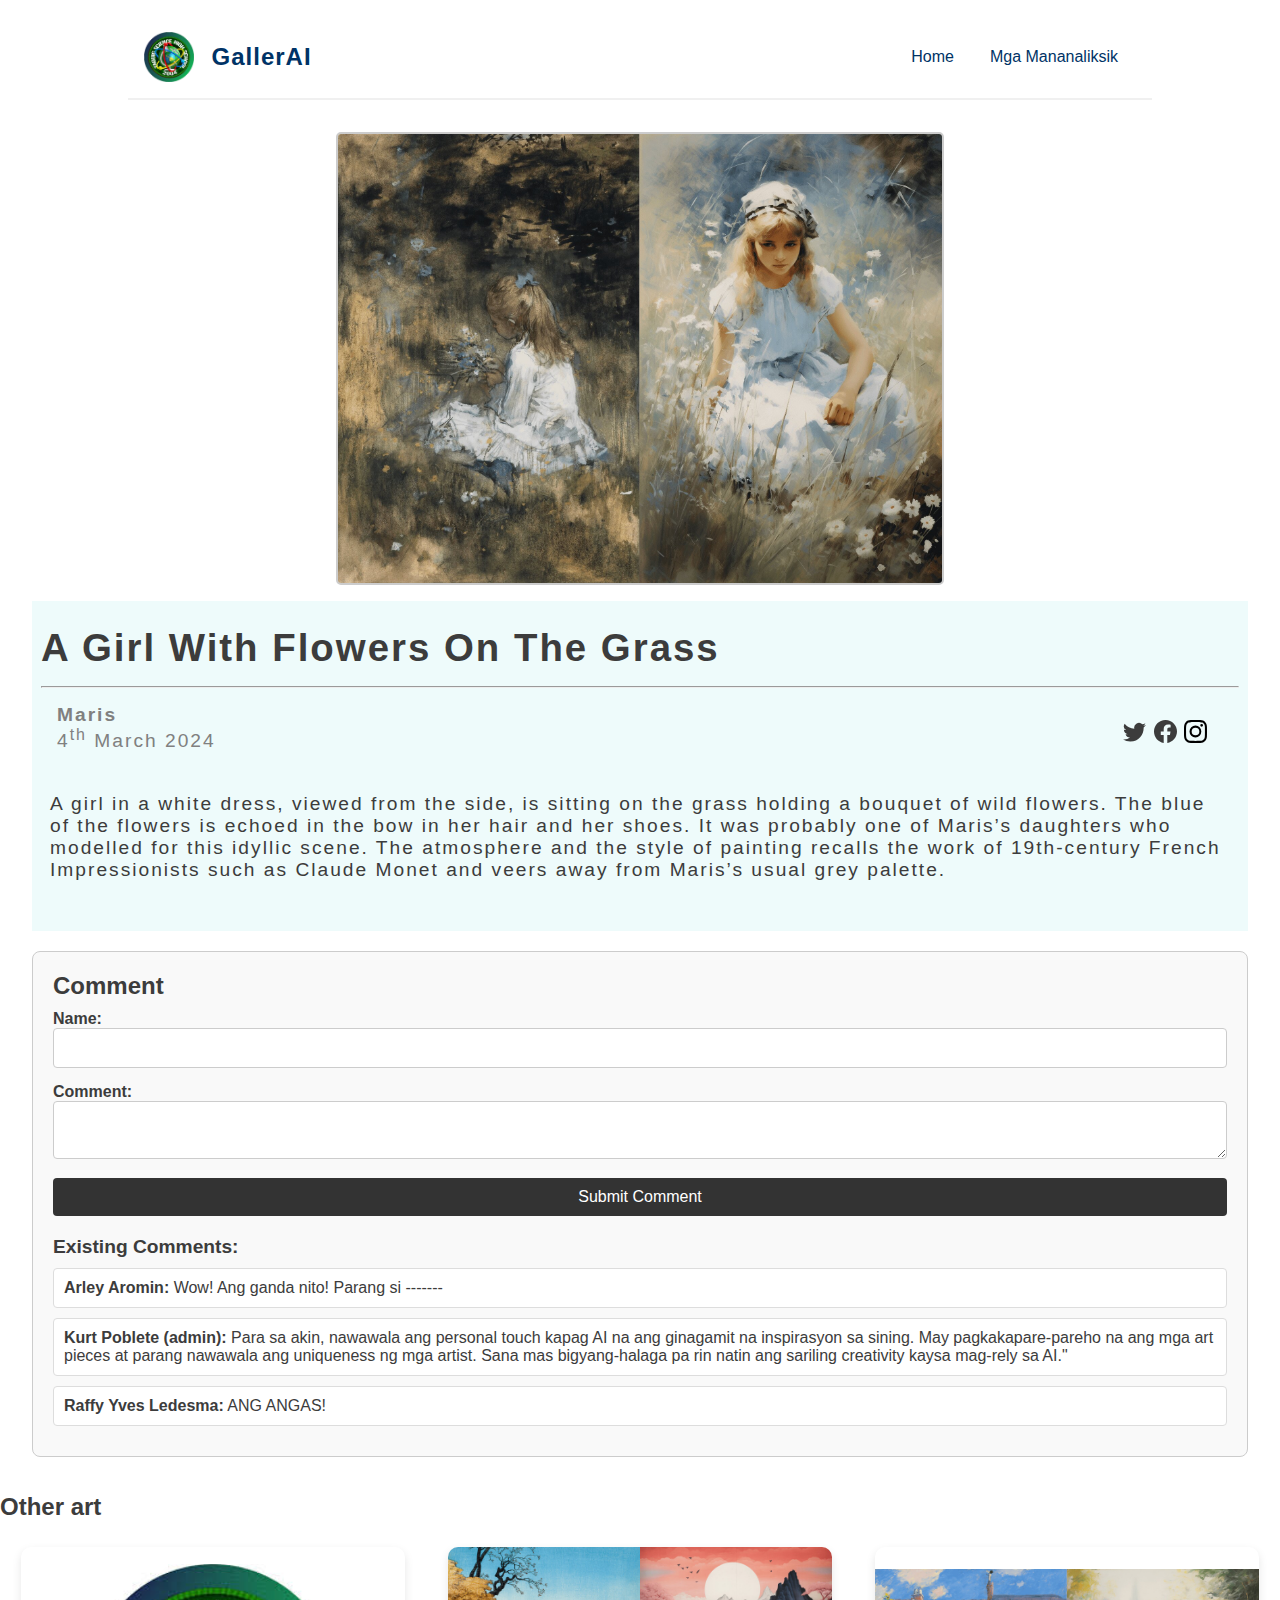
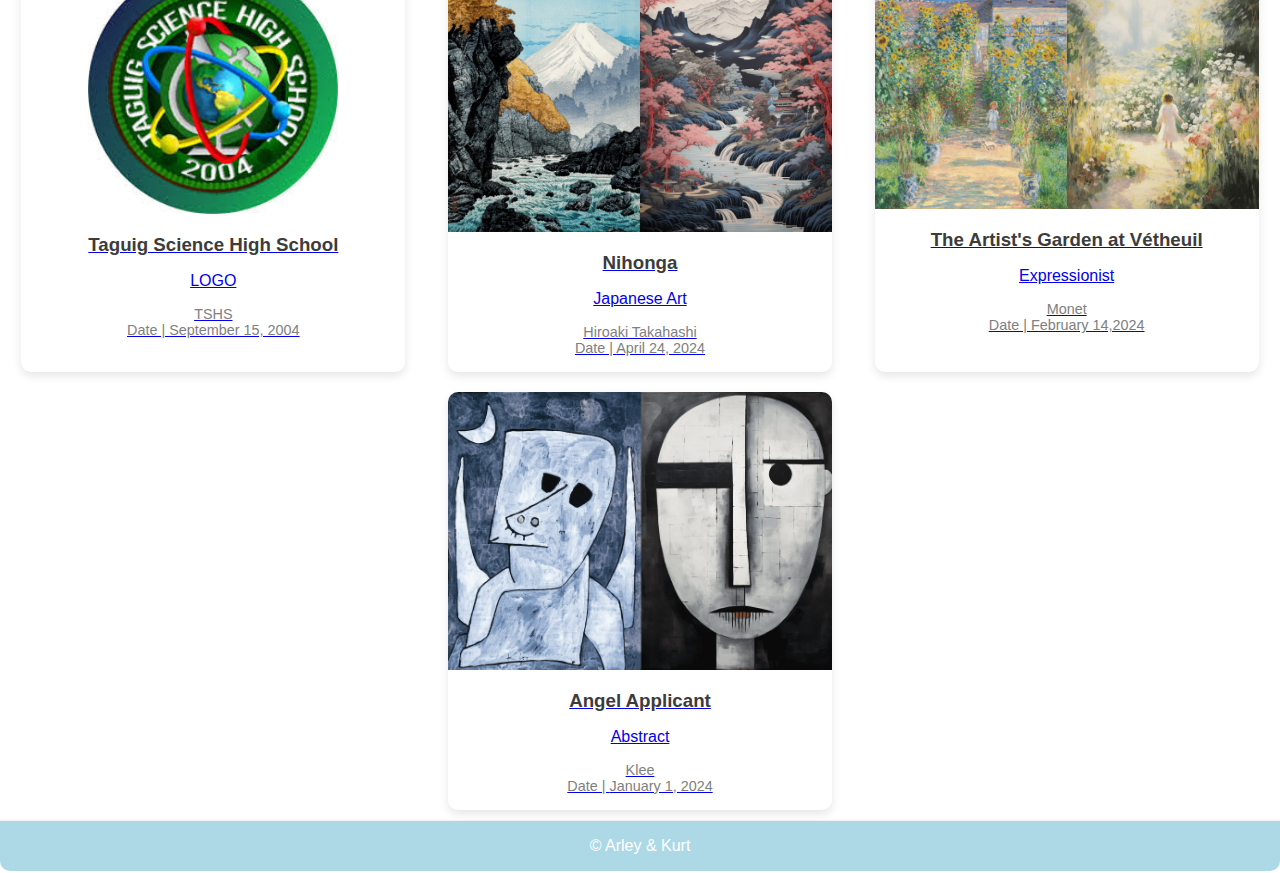
<file: enums/blogpost.html>
<!DOCTYPE html>
<html lang="en">

<head>
    <meta charset="UTF-8">
    <meta http-equiv="X-UA-Compatible" content="IE=edge">
    <meta name="viewport" content="width=device-width, initial-scale=1.0">
    <title>GallerAI</title>
    <link rel="stylesheet" href="../css/style.css">
    <link rel="stylesheet" href="../css/utils.css">
<link rel="stylesheet" href="../css/comment-section.css">
    <link rel="stylesheet" href="../css/blogpost.css">
</head>

<body>
    <header class="m-1">
        <nav class="navigation max-width-1 margin-auto">
            <div class="navLeft">
                <img src="../img/tagsci.png" alt="Logo" class="logo">
                <span class="logo-text">GallerAI</span>
            </div>

            <div class="navCenter">
                <ul class="nav-items">
                    <li class="nav-item"><a href="../index.html">Home</a></li>
                    <li class="nav-item"><a href="members.html">Mga Mananaliksik</a></li>
                </ul>
            </div>
        </nav>
    </header>

    <main>

        <div class="blog  max-width-95 margin-auto">
            <div class="blogImage text-center m-1">
                <img src="../img/aivsreal 3.jpg " alt="">

            </div>
            <div class="blogTextAll p-1">

                <div class="blogHead m-1 text-center">
                    <h1 class="m-1">A Girl with Flowers on the Grass</h1>
                    <hr>
                </div>
                <div class="blogPostMeta ">
                    <div class="authorName text-muted">
                        <b>Maris</b>
                        <br>
                        4<sup>th</sup> March 2024
                    </div>
                    <div class="shareBtn">
                        <svg xmlns="http://www.w3.org/2000/svg" width="23" height="23" fill="currentColor"
                            class="bi bi-twitter" viewBox="0 0 16 16">
                            <path
                                d="M5.026 15c6.038 0 9.341-5.003 9.341-9.334 0-.14 0-.282-.006-.422A6.685 6.685 0 0 0 16 3.542a6.658 6.658 0 0 1-1.889.518 3.301 3.301 0 0 0 1.447-1.817 6.533 6.533 0 0 1-2.087.793A3.286 3.286 0 0 0 7.875 6.03a9.325 9.325 0 0 1-6.767-3.429 3.289 3.289 0 0 0 1.018 4.382A3.323 3.323 0 0 1 .64 6.575v.045a3.288 3.288 0 0 0 2.632 3.218 3.203 3.203 0 0 1-.865.115 3.23 3.23 0 0 1-.614-.057 3.283 3.283 0 0 0 3.067 2.277A6.588 6.588 0 0 1 .78 13.58a6.32 6.32 0 0 1-.78-.045A9.344 9.344 0 0 0 5.026 15z" />
                        </svg>
                        <svg xmlns="http://www.w3.org/2000/svg" width="23" height="23" fill="currentColor"
                            class="bi bi-facebook" viewBox="0 0 16 16">
                            <path
                                d="M16 8.049c0-4.446-3.582-8.05-8-8.05C3.58 0-.002 3.603-.002 8.05c0 4.017 2.926 7.347 6.75 7.951v-5.625h-2.03V8.05H6.75V6.275c0-2.017 1.195-3.131 3.022-3.131.876 0 1.791.157 1.791.157v1.98h-1.009c-.993 0-1.303.621-1.303 1.258v1.51h2.218l-.354 2.326H9.25V16c3.824-.604 6.75-3.934 6.75-7.951z" />
                        </svg>
                        <svg xmlns="http://www.w3.org/2000/svg" width="23" height="23" fill="black"
                            class="bi bi-instagram" viewBox="0 0 16 16">
                            <path
                                d="M8 0C5.829 0 5.556.01 4.703.048 3.85.088 3.269.222 2.76.42a3.917 3.917 0 0 0-1.417.923A3.927 3.927 0 0 0 .42 2.76C.222 3.268.087 3.85.048 4.7.01 5.555 0 5.827 0 8.001c0 2.172.01 2.444.048 3.297.04.852.174 1.433.372 1.942.205.526.478.972.923 1.417.444.445.89.719 1.416.923.51.198 1.09.333 1.942.372C5.555 15.99 5.827 16 8 16s2.444-.01 3.298-.048c.851-.04 1.434-.174 1.943-.372a3.916 3.916 0 0 0 1.416-.923c.445-.445.718-.891.923-1.417.197-.509.332-1.09.372-1.942C15.99 10.445 16 10.173 16 8s-.01-2.445-.048-3.299c-.04-.851-.175-1.433-.372-1.941a3.926 3.926 0 0 0-.923-1.417A3.911 3.911 0 0 0 13.24.42c-.51-.198-1.092-.333-1.943-.372C10.443.01 10.172 0 7.998 0h.003zm-.717 1.442h.718c2.136 0 2.389.007 3.232.046.78.035 1.204.166 1.486.275.373.145.64.319.92.599.28.28.453.546.598.92.11.281.24.705.275 1.485.039.843.047 1.096.047 3.231s-.008 2.389-.047 3.232c-.035.78-.166 1.203-.275 1.485a2.47 2.47 0 0 1-.599.919c-.28.28-.546.453-.92.598-.28.11-.704.24-1.485.276-.843.038-1.096.047-3.232.047s-2.39-.009-3.233-.047c-.78-.036-1.203-.166-1.485-.276a2.478 2.478 0 0 1-.92-.598 2.48 2.48 0 0 1-.6-.92c-.109-.281-.24-.705-.275-1.485-.038-.843-.046-1.096-.046-3.233 0-2.136.008-2.388.046-3.231.036-.78.166-1.204.276-1.486.145-.373.319-.64.599-.92.28-.28.546-.453.92-.598.282-.11.705-.24 1.485-.276.738-.034 1.024-.044 2.515-.045v.002zm4.988 1.328a.96.96 0 1 0 0 1.92.96.96 0 0 0 0-1.92zm-4.27 1.122a4.109 4.109 0 1 0 0 8.217 4.109 4.109 0 0 0 0-8.217zm0 1.441a2.667 2.667 0 1 1 0 5.334 2.667 2.667 0 0 1 0-5.334z" />
                        </svg>
                    </div>
                </div>
                <div class="blogText m-2 p-1">
                    A girl in a white dress, viewed from the side, is sitting on the grass holding a bouquet of wild flowers. The blue of the flowers is echoed in the bow in her hair and her shoes. It was probably one of Maris’s daughters who modelled for this idyllic scene. The atmosphere and the style of painting recalls the work of 19th-century French Impressionists such as Claude Monet and veers away from Maris’s usual grey palette.
                </div>
            </div>
        <div class="comment-section max-width-95 margin-auto">
            <h2>Comment</h2>
            <form id="commentForm">
                <div>
                    <label for="name">Name:</label>
                    <input type="text" id="name" name="name" required>
                </div>
                <div>
                    <label for="comment">Comment:</label>
                    <textarea id="comment" name="comment" required></textarea>
                </div>
                <button type="submit">Submit Comment</button>
            </form>
            <div class="comments-display">
                <h3>Existing Comments:</h3>
                <ul id="commentsList">
            <li><strong>Arley Aromin:</strong> Wow! Ang ganda nito! Parang si -------</li>
			<li><strong>Kurt Poblete (admin):</strong> Para sa akin, nawawala ang personal touch kapag AI na ang ginagamit na inspirasyon sa sining. May pagkakapare-pareho na ang mga art pieces at parang nawawala ang uniqueness ng mga artist. Sana mas bigyang-halaga pa rin natin ang sariling creativity kaysa mag-rely sa AI."






            </li>
			<li><strong>Raffy Yves Ledesma:</strong> ANG ANGAS!</li>
                </ul>
            </div>
        </div>
    </main>
            <div class="otherBlog">
                <h2 class="m-1">Other art</h2>
                <div class="home-articles ">

                    <div class="home-article center">
                        <a href="/blog-in-html-css/blogpost.html" class="text-center">

                            <img src="../img/images.png " alt="">
                            <div class="home-article-bottom m-1">
                                <h3>Taguig Science High School</h3>
                                <p class="m-1">LOGO</p>
                                <div class="article-info-div text-muted">
                                    <span class="m-1">TSHS </span><br><span> Date | </span><span> September 15, 2004</span>
                                </div>
                            </div>
							
                        </a>
                    </div>
                    <div class="home-article center">
                        <a href="/blog-in-html-css/blogpost.html" class="text-center">

                            <img src="../img/aivsreal 4.jpg " alt="">
                            <div class="home-article-bottom m-1">
                                <h3>Nihonga</h3>
                                <p class="m-1">Japanese Art</p>
                                <div class="article-info-div text-muted">
                                    <span class="m-1">Hiroaki Takahashi </span><br><span> Date | </span><span> April 24, 2024
                                </div>
                            </div>
                        </a>
                    </div>
                    <div class="home-article center">
                        <a href="/blog-in-html-css/blogpost.html" class="text-center">

                            <img src="../img/AivsReal2.jpg " alt="">
                            <div class="home-article-bottom m-1">
                                <h3>The Artist's Garden at Vétheuil</h3>
                                <p class="m-1">Expressionist</p>
                                <div class="article-info-div text-muted">
                                    <span>Monet </span><br><span> Date | </span><span> February 14,2024</span>
                                </div>
                            </div>
                        </a>
                    </div>
                    <div class="home-article center">
                        <a href="/blog-in-html-css/blogpost.html" class="text-center">

                            <img src="../img/ai vs real 1.jpg " alt="">
                            <div class="home-article-bottom m-1">
                                <h3>Angel Applicant</h3>
                                <p class="m-1"> Abstract</p>
                                <div class="article-info-div text-muted">
                                    <span>Klee </span><br><span> Date | </span><span> January 1, 2024</span>
                                </div>
                            </div>
                        </a>
                    </div>

                </div>
            </div>
        </div>
    </main>
    <footer class="center">
        &copy; Arley & Kurt

    </footer>
</body>

</html>
</file>
<file: css/style.css>
:root {
  --faintBlue: rgb(173, 216, 230); /* Light blue */
  --darkBlue: rgb(0, 51, 102); /* Dark navy blue */
  --accentPink: rgb(255, 105, 180); /* Hot pink */
  --lightGray: rgb(240, 240, 240); /* Light gray */
  --textGray: rgb(60, 60, 60); /* Darker gray for text */
  --white: rgb(255, 255, 255); /* White */
}

* {
  margin: 0;
  padding: 0;
  box-sizing: border-box;
}

body {
  font-family: Arial, sans-serif;
  color: var(--textGray);
  background-color: var(--white); /* White background */
}

.navigation {
  background-color: var(--white); /* Keep white for contrast */
  color: var(--textGray);
  padding: 1em;
  display: flex;
  justify-content: space-between;
  align-items: center;
  border-bottom: 2px solid var(--lightGray);
  transition: background-color 0.3s;
}

.navigation:hover {
  background-color: var(--lightGray);
}

.navLeft {
  font-weight: bold;
  font-size: 1.7rem;
}

.navLeft a {
  text-decoration: none;
  color: var(--faintBlue);
}

.nav-items {
  display: flex;
  justify-content: space-evenly;
}

.nav-items .nav-item {
  list-style: none;
}

.nav-items .nav-item a {
  text-decoration: none;
  color: var(--darkBlue);
  transition: all 0.15s ease-in;
  border-radius: 5px;
  padding: 0.5rem 1rem;
  border: 2px solid transparent;
}

.nav-items .nav-item a:hover {
  border: 2px solid var(--faintBlue);
  color: var(--white);
  background: var(--faintBlue);
}

header h1 {
  font-size: 2.5em;
  text-align: center;
  color: var(--darkBlue);
  margin-top: 1em;
}

.logo {
  height: 50px; 
  margin-right: 10px;
  vertical-align: middle; 
}

.logo-text {
  font-size: 1.5rem; 
  font-weight: bold;
  color: var(--darkBlue); 
  letter-spacing: 1px; 
  vertical-align: middle; 
}

.content {
  display: flex;
  justify-content: center;
  align-items: center;
  padding: 2em 0;
  background-color: var(--white);
  box-shadow: 0 4px 15px rgba(0, 0, 0, 0.1);
  border-radius: 10px;
  margin: 2em 0; 
}

.content-left {
  margin: 1rem;
  padding: 1rem; 
  text-align: center;
}

.content-left h1 {
  margin-bottom: 0.5rem;
  color: var(--darkBlue);
}

.content-left p {
  margin: 0;
  line-height: 1.5;
  font-size: 1.1em; 
  color: var(--textGray);
}

.home-div-articles {
  padding: 2em;
  border-radius: 10px;
  box-shadow: 0 4px 15px rgba(0, 0, 0, 0.1);
  background-color: var(--lightGray);
}

.home-div-articles h2 {
  color: var(--darkBlue);
  margin-bottom: 1em;
  text-align: center;
}

.home-articles {
  display: flex;
  flex-wrap: wrap;
  justify-content: space-around;
}

.home-article {
  background-color: var(--white);
  width: 30%;
  margin: 10px;
  border-radius: 10px;
  box-shadow: 0 4px 10px rgba(0, 0, 0, 0.1);
  overflow: hidden;
  text-align: center;
  transition: transform 0.2s;
}

.home-article:hover {
  transform: scale(1.05);
}

.home-article img {
  width: 100%;
  height: auto;
}

.home-article h3 {
  color: var(--textGray);
  margin-top: 10px;
}

.article-info-div {
  font-size: 0.9em;
  color: var(--textGray);
}

.member-grid {
  display: grid;
  grid-template-columns: repeat(3, 1fr);
  gap: 20px;
  margin: 20px 0;
}

.member-card {
  text-align: center;
  border: 2px solid #ccc;
  border-radius: 8px;
  padding: 10px;
  box-shadow: 0 4px 15px rgba(0, 0, 0, 0.1);
  transition: transform 0.3s, box-shadow 0.3s;
}

.member-card:hover {
  transform: scale(1.05);
  box-shadow: 0 8px 16px rgba(0, 0, 0, 0.2);
}

.member-card img {
  width: 100%;
  aspect-ratio: 1 / 1;
  object-fit: cover;
  border-radius: 5px;
}

.member-name {
  margin-top: 8px;
  font-size: 1em;
  font-weight: bold;
  color: var(--textGray);
}

footer {
  background-color: var(--faintBlue);
  padding: 1rem;
  color: var(--white);
  text-align: center;
  margin-top: auto;
  border-top: 1px solid var(--lightGray);
  border-radius: 0 0 10px 10px;
}

@media only screen and (max-width: 800px) {
  .navigation {
    flex-direction: column;
    padding-bottom: 0;
  }
  
  .navigation div, .navigation form {
    margin-bottom: 1rem;
  }
}

@media only screen and (max-width: 670px) {
  .home-articles {
    justify-content: flex-start;
    width: 80vw;
  }
  
  .home-article {
    width: 80vw;
  }
  
  .home-article a img {
    width: 85vw;
  }
  
  .navigation div, .navigation form {
    text-align: center;
  }
  
  .content-left {
    width: 100%;
    font-size: 1rem;
  }
}
</file>
<file: css/utils.css>
body{
    font-family:Verdana, Geneva, Tahoma, sans-serif;
    height: 100%;
    display: flex;
    flex-direction: column;
      
}
html{
  height: 100%;
}
.max-width-95 {
  max-width: 95vw;
}
.max-width-1 {
  max-width: 80vw;
}
.max-width-2 {
  max-width: 60vw;
  
}
.margin-auto{
    margin: auto;
}
.btn{
  height: 2rem;
  width:4.5rem;
  padding: 1px;
  border-radius: 5px;
  outline: none;
  border: none;
  cursor: pointer;
  margin-top: 0.5rem;
}
.btn-pink{
  background-color: rgb(84, 212, 212);
  border: 1px solid rgb(84, 212, 212);
  color: white;
  transition: all .3s ease-in-out;

}
.btn-pink:hover{
  background-color: rgb(141, 207, 207);
  border: 2px solid rgb(127, 219, 219);
}
.form-input{
  padding: 7px;
  border: 2px solid rgb(141, 207, 207);
  border-radius: 5px;
  width: 70%;
  font-size: 1rem ;
}
.form-content{
  
  display: flex;
  flex-direction: column;
}
.form-content label{
  margin-bottom: .5rem;
}
.form-content input{
  margin-bottom: 1rem;
}
.navRight .form-input{

  width: 200px;

}
.form-input:hover{
  outline: 2px solid rgb(141, 207, 207);
  
}
.m-1{
  margin: 1rem 0rem;
}
.m-2{
  margin: 2rem 0rem;
}
.m-3{
  margin: 3rem 0rem;
}
.m-15{  
  margin: 1.5rem 0rem;
}
.m-25{
  margin: 2.5rem 0rem;
}
.center{
  display: flex;
  align-items: center;
  justify-content: center;
}
.text-muted{
color: gray;
}

.p-1{
  padding: 1vh;
}
.p-2{
  padding: 2rem;
}
.p-3{
  padding: 1vh;
}
.p-15{
  padding: 1.5rem;
}
.p-25{
  padding: 2.5rem;
}
</file>
<file: css/comment-section.css>
.comment-section {
    background-color: #f9f9f9; /* Light background for the comment section */
    border: 1px solid #ccc; /* Light border for the section */
    border-radius: 8px; /* Rounded corners */
    padding: 20px; /* Padding around the section */
    margin: 20px 0; /* Margin for spacing */
}

.comment-section h2 {
    font-size: 1.5rem; /* Font size for the heading */
    margin-bottom: 10px; /* Space below the heading */
}

.comment-section form {
    display: flex; /* Use flexbox for form layout */
    flex-direction: column; /* Stack items vertically */
}

.comment-section label {
    margin-bottom: 5px; /* Space below the label */
    font-weight: bold;  /* Bold text for labels */
}

.comment-section input[type="text"],
.comment-section textarea {
    border: 1px solid #ccc; /* Border for inputs */
    border-radius: 4px; /* Rounded corners */
    padding: 10px; /* Padding inside inputs */
    margin-bottom: 15px; /* Space below each input */
    font-size: 1rem; /* Font size */
    width: 100%; /* Full width for input and textarea */
    box-sizing: border-box; /* Includes padding in width calculation */
    resize: vertical; /* Allows vertical resizing for textarea */
}

.comment-section button {
    background-color: #333; /* Button background color */
    color: white; /* Button text color */
    border: none; 
    border-radius: 4px; 
    padding: 10px; 
    cursor: pointer; 
    font-size: 1rem; 
}

.comment-section button:hover {
    background-color: #45a049;
}

.comments-display {
    margin-top: 20px; 
}

.comments-display h3 {
    font-size: 1.2rem; 
    margin-bottom: 10px; 
}

#commentsList {
    list-style-type: none; 
    padding: 0; 
}

#commentsList li {
    background-color: #fff;
    border: 1px solid #ddd; 
    border-radius: 4px;
    padding: 10px; 
    margin-bottom: 10px;
}
</file>
<file: css/blogpost.css>
.blogImage img {
    max-width: 50%; 
    height: auto;
    border: 2px solid #ccc; 
    border-radius: 5px; 
    display: block;
    margin-left: auto;
    margin-right: auto;
    
}

.blogTextAll {
    background-color: rgba(84, 212, 212, 0.1); 
    letter-spacing: 2px;
    font-size: 1.2rem;
}

.blogHead {
    text-transform: capitalize;
}

.blogPostMeta {
    display: flex;
    justify-content: space-between;
}

.authorName {
    font-family: 'Gill Sans', 'Gill Sans MT', Calibri, 'Trebuchet MS', sans-serif;
    margin-left: 1rem;
}

.shareBtn {
    margin-right: 2rem;
    margin-top: 1rem;
}

.shareBtn svg:hover {
    cursor: pointer;
}
</file>
